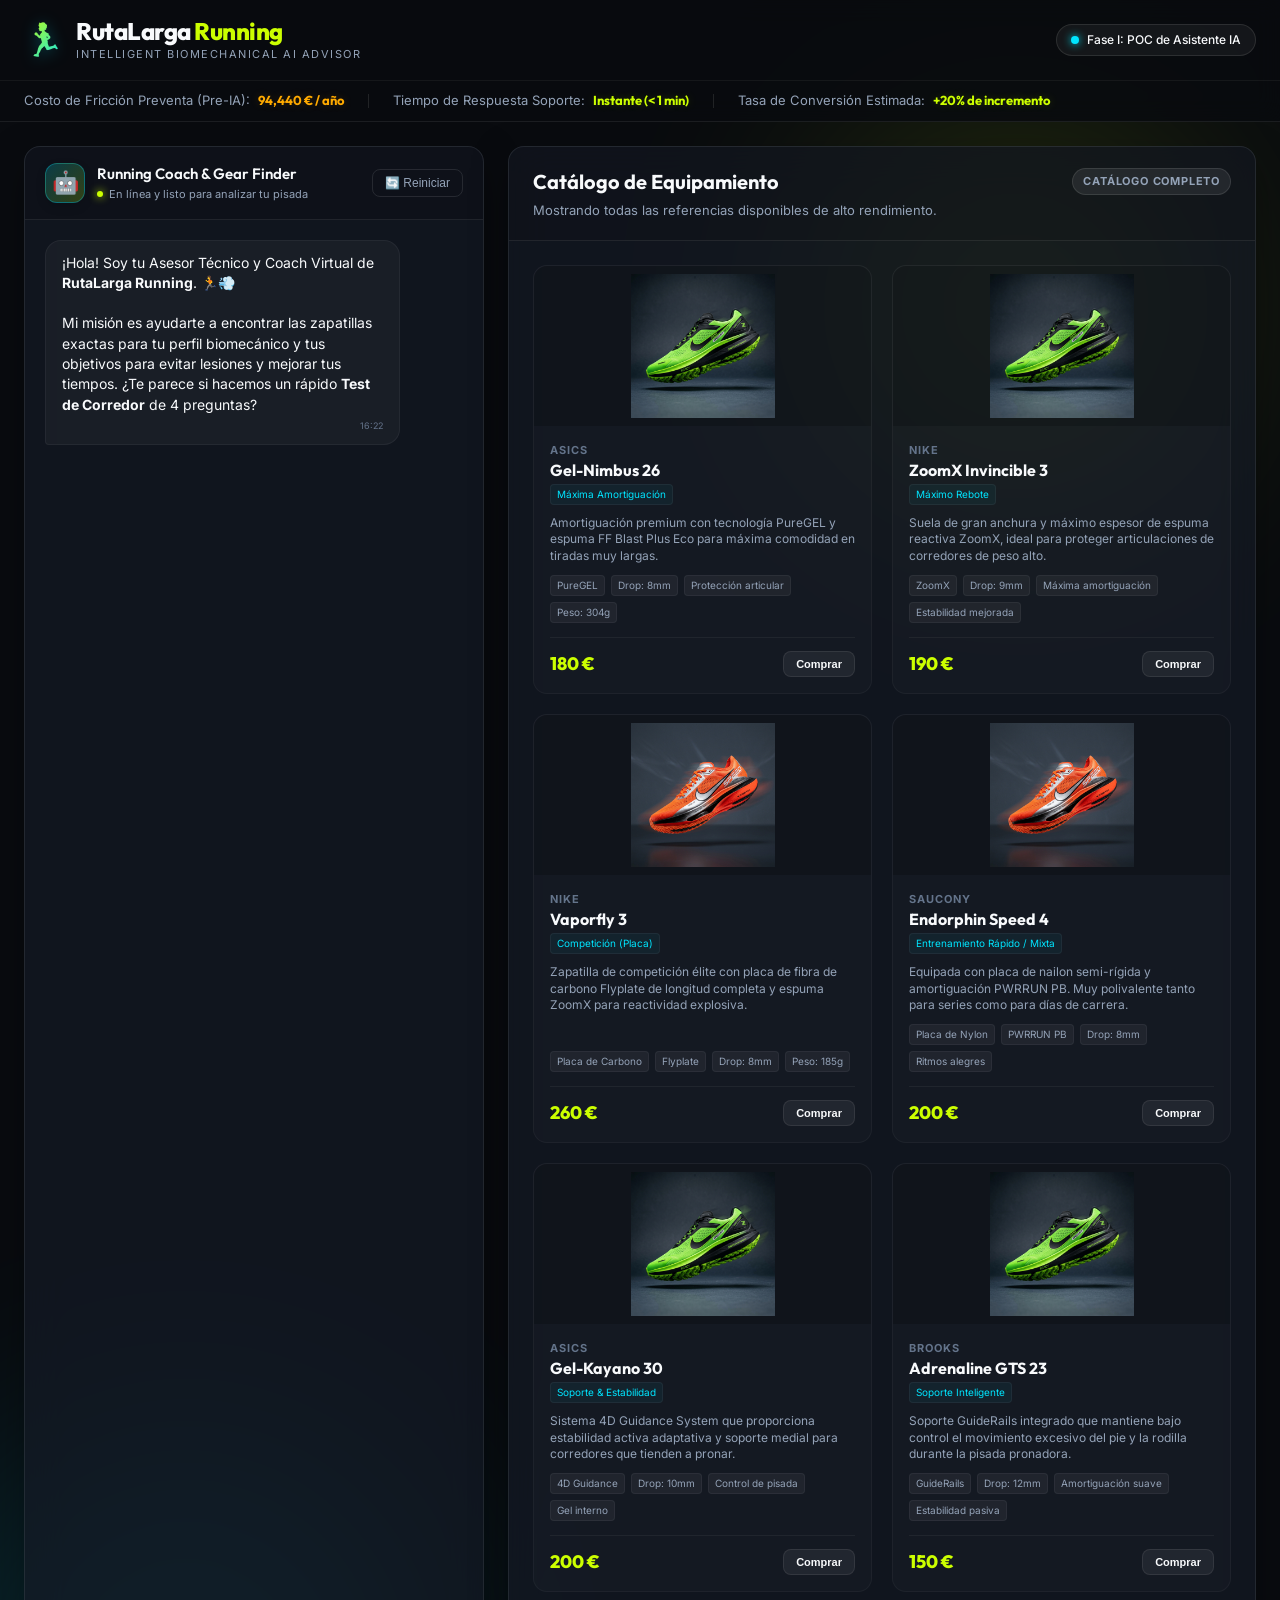
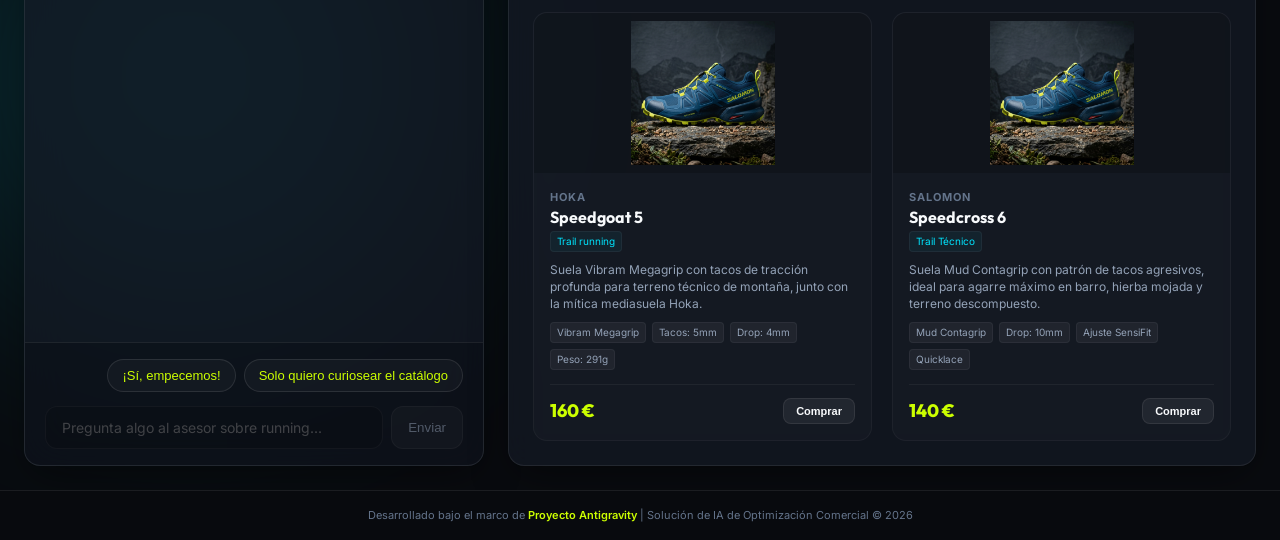
<file: index.html>
<!DOCTYPE html>
<html lang="es">
<head>
    <meta charset="UTF-8">
    <meta name="viewport" content="width=device-width, initial-scale=1.0">
    <title>RutaLarga Running - AI Gear Finder & Advisor</title>
    <!-- Google Fonts: Outfit & Inter -->
    <link rel="preconnect" href="https://fonts.googleapis.com">
    <link rel="preconnect" href="https://fonts.gstatic.com" crossorigin>
    <link href="https://fonts.googleapis.com/css2?family=Inter:wght@300;400;500;600;700&family=Outfit:wght@400;500;600;700;800&display=swap" rel="stylesheet">
    <link rel="stylesheet" href="style.css">
</head>
<body>
    <!-- Background glow elements for rich aesthetics -->
    <div class="glow-bg glow-1"></div>
    <div class="glow-bg glow-2"></div>

    <header class="app-header">
        <div class="header-main">
            <div class="logo-container">
                <div class="logo-icon">🏃</div>
                <div class="logo-text">
                    <h1>RutaLarga <span>Running</span></h1>
                    <p class="tagline">Intelligent Biomechanical AI Advisor</p>
                </div>
            </div>
            <div class="poc-badge">
                <span class="badge-dot"></span>
                <span>Fase I: POC de Asistente IA</span>
            </div>
        </div>
        
        <!-- Live cost and friction metrics bar for business context -->
        <div class="metrics-bar">
            <div class="metric-item">
                <span class="metric-label">Costo de Fricción Preventa (Pre-IA):</span>
                <span class="metric-value warning">94,440 € / año</span>
            </div>
            <div class="metric-item divider"></div>
            <div class="metric-item">
                <span class="metric-label">Tiempo de Respuesta Soporte:</span>
                <span class="metric-value success">Instante (&lt; 1 min)</span>
            </div>
            <div class="metric-item divider"></div>
            <div class="metric-item">
                <span class="metric-label">Tasa de Conversión Estimada:</span>
                <span class="metric-value success">+20% de incremento</span>
            </div>
        </div>
    </header>

    <main class="main-container">
        <!-- Chatbot Simulator Column -->
        <section class="chat-section">
            <div class="glass-card chat-card">
                <div class="card-header">
                    <div class="avatar-status">
                        <div class="avatar">🤖</div>
                        <div class="status-info">
                            <h3>Running Coach & Gear Finder</h3>
                            <p class="status-text"><span class="pulse-dot"></span>En línea y listo para analizar tu pisada</p>
                        </div>
                    </div>
                    <button id="reset-chat-btn" class="btn-icon" title="Reiniciar Test del Corredor">🔄 Reiniciar</button>
                </div>

                <!-- Chat history area -->
                <div id="chat-messages" class="chat-messages">
                    <!-- Message bubbles will be injected here by JS -->
                </div>

                <!-- Typring indicator -->
                <div id="typing-indicator" class="typing-indicator hidden">
                    <span></span><span></span><span></span>
                </div>

                <!-- Quick reply option buttons / User input -->
                <div class="chat-footer">
                    <div id="quick-replies" class="quick-replies-container">
                        <!-- Buttons will dynamically change based on current question step -->
                    </div>
                    <div class="manual-input-container">
                        <input type="text" id="chat-input" placeholder="Pregunta algo al asesor sobre running..." disabled>
                        <button id="chat-send-btn" class="send-btn" disabled>Enviar</button>
                    </div>
                </div>
            </div>
        </section>

        <!-- Dynamic Catalog & Recommendation Column -->
        <section class="catalog-section">
            <div class="glass-card catalog-card">
                <div class="catalog-header">
                    <div class="catalog-title-wrapper">
                        <h2>Catálogo de Equipamiento</h2>
                        <span id="catalog-badge" class="catalog-badge filter-all">Catálogo Completo</span>
                    </div>
                    <p id="catalog-summary-text" class="catalog-desc">Mostrando todas las referencias disponibles de alto rendimiento.</p>
                </div>

                <!-- Products Grid -->
                <div id="products-grid" class="products-grid">
                    <!-- Product cards will be injected here by JS -->
                </div>
            </div>
        </section>
    </main>

    <!-- Page Footer with Antigravity reference -->
    <footer class="app-footer">
        <p>Desarrollado bajo el marco de <span>Proyecto Antigravity</span> | Solución de IA de Optimización Comercial &copy; 2026</p>
    </footer>

    <!-- Lead Magnet Modal / Overlay (triggers after quiz finishes) -->
    <div id="lead-modal" class="modal-overlay hidden">
        <div class="glass-card modal-card animate-pop">
            <div class="modal-header">
                <span class="modal-icon">🎁</span>
                <h2>¡Tu Test de Corredor está Completo!</h2>
                <p>Descarga tu plan de entrenamiento técnico personalizado de 0 a 10K y desbloquea un descuento exclusivo.</p>
            </div>
            
            <div class="modal-body">
                <!-- User Profile Summary in Modal -->
                <div class="profile-pill-container" id="profile-summary-pills">
                    <!-- Pills injected here -->
                </div>

                <form id="lead-form" class="lead-form">
                    <div class="form-group">
                        <label for="lead-email">Correo Electrónico:</label>
                        <input type="email" id="lead-email" placeholder="ejemplo@correo.com" required>
                    </div>
                    <div class="form-group">
                        <label for="lead-phone">Número de WhatsApp (Opcional):</label>
                        <input type="tel" id="lead-phone" placeholder="+34 600 000 000">
                    </div>
                    <button type="submit" class="btn btn-primary btn-block">Descargar Plan de Entrenamiento + Obtener 15% Dto.</button>
                </form>

                <!-- Success Box (Hidden initially) -->
                <div id="lead-success-box" class="lead-success-box hidden">
                    <div class="success-banner">🎉 ¡Lead Capturado en Klaviyo!</div>
                    <p class="success-desc">Hemos registrado tu perfil en nuestro CRM para enviarte ofertas personalizadas según tus objetivos de carrera.</p>
                    
                    <div class="coupon-box">
                        <span class="coupon-label">TU CUPÓN DE BIENVENIDA:</span>
                        <div class="coupon-code-wrapper">
                            <span class="coupon-code" id="coupon-code">RUTALARGA15</span>
                            <button id="copy-coupon-btn" class="btn-copy">Copiar</button>
                        </div>
                        <p class="coupon-note">Úsalo en el checkout para obtener un 15% de descuento en tus zapatillas recomendadas.</p>
                    </div>

                    <div class="download-box">
                        <a id="download-plan-btn" href="#" class="btn btn-secondary btn-block" download>📥 Descargar Plan de Entrenamiento (PDF)</a>
                    </div>
                </div>
            </div>
            
            <button id="close-modal-btn" class="btn-close">Cerrar y ver catálogo recomendado</button>
        </div>
    </div>

    <!-- Notification Toast -->
    <div id="toast" class="toast hidden"></div>

    <script src="app.js"></script>
</body>
</html>
</file>
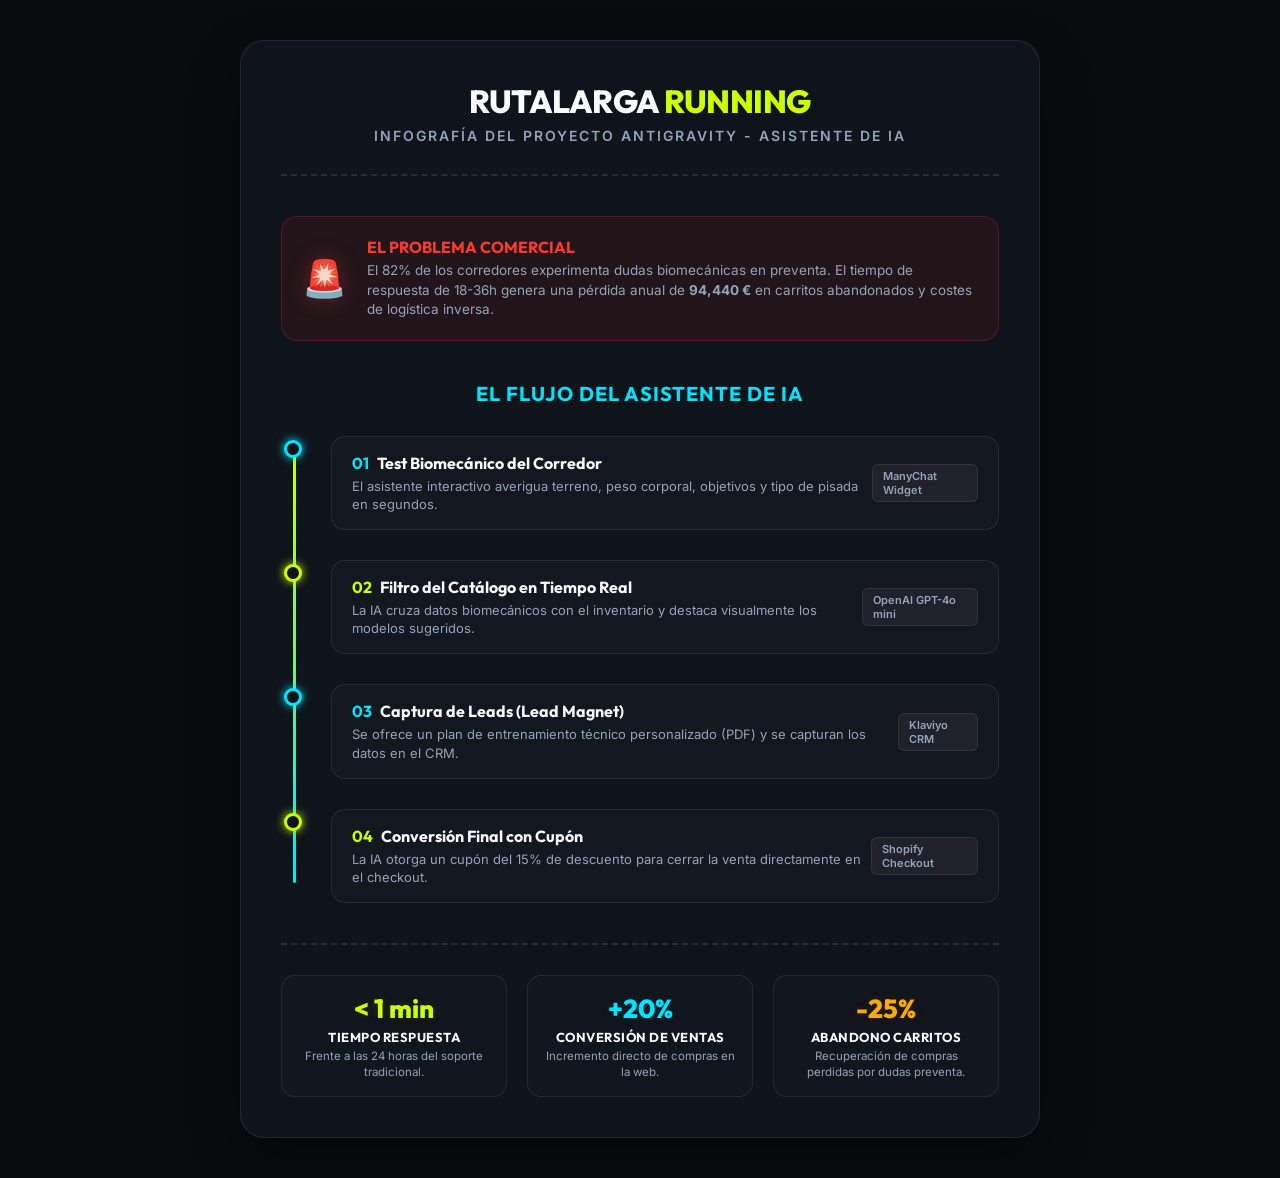
<file: infografia.html>
<!DOCTYPE html>
<html lang="es">
<head>
    <meta charset="UTF-8">
    <meta name="viewport" content="width=device-width, initial-scale=1.0">
    <title>Infografía del Proyecto - Asistente de IA (RutaLarga Running)</title>
    <link rel="preconnect" href="https://fonts.googleapis.com">
    <link rel="preconnect" href="https://fonts.gstatic.com" crossorigin>
    <link href="https://fonts.googleapis.com/css2?family=Inter:wght@400;500;600;700&family=Outfit:wght@600;700;800&display=swap" rel="stylesheet">
    <style>
        :root {
            --bg: #090b0f;
            --bg-card: #0f131a;
            --border: rgba(255, 255, 255, 0.08);
            --text-main: #f8fafc;
            --text-secondary: #94a3b8;
            --accent-lime: #ccff00;
            --accent-blue: #00e5ff;
            --accent-red: #ff3b30;
        }

        * {
            margin: 0;
            padding: 0;
            box-sizing: border-box;
        }

        body {
            background-color: var(--bg);
            color: var(--text-main);
            font-family: 'Inter', sans-serif;
            padding: 40px 20px;
            display: flex;
            justify-content: center;
            align-items: center;
            min-height: 100vh;
        }

        /* Infographic Container (Optimized for PDF Printing) */
        .infographic-container {
            width: 800px;
            background-color: var(--bg-card);
            border: 1px solid var(--border);
            border-radius: 24px;
            padding: 40px;
            box-shadow: 0 20px 50px rgba(0, 0, 0, 0.4);
            position: relative;
            overflow: hidden;
        }

        /* Top Title block */
        .header {
            text-align: center;
            margin-bottom: 40px;
            border-bottom: 2px dashed rgba(255, 255, 255, 0.1);
            padding-bottom: 30px;
        }

        .header h1 {
            font-family: 'Outfit', sans-serif;
            font-size: 32px;
            font-weight: 800;
            letter-spacing: -0.5px;
            color: var(--text-main);
            text-transform: uppercase;
        }

        .header h1 span {
            color: var(--accent-lime);
        }

        .header p {
            font-size: 14px;
            color: var(--text-secondary);
            margin-top: 6px;
            text-transform: uppercase;
            letter-spacing: 2px;
            font-weight: 600;
        }

        /* Business Frictions (Red Alert block) */
        .friction-block {
            background: rgba(255, 59, 48, 0.08);
            border: 1px solid rgba(255, 59, 48, 0.2);
            border-radius: 16px;
            padding: 20px;
            margin-bottom: 40px;
            display: flex;
            align-items: center;
            gap: 20px;
        }

        .friction-icon {
            font-size: 36px;
            filter: drop-shadow(0 0 10px rgba(255, 59, 48, 0.3));
        }

        .friction-info h3 {
            font-family: 'Outfit', sans-serif;
            font-size: 16px;
            color: #ff3b30;
            font-weight: 700;
            text-transform: uppercase;
        }

        .friction-info p {
            font-size: 13.5px;
            color: var(--text-secondary);
            margin-top: 4px;
            line-height: 1.45;
        }

        /* Central Timeline Process */
        .process-title {
            font-family: 'Outfit', sans-serif;
            font-size: 20px;
            text-align: center;
            margin-bottom: 30px;
            text-transform: uppercase;
            letter-spacing: 1px;
            color: var(--accent-blue);
        }

        .timeline {
            position: relative;
            margin-bottom: 40px;
            padding-left: 30px;
        }

        .timeline-line {
            position: absolute;
            left: 12px;
            top: 20px;
            bottom: 20px;
            width: 3px;
            background: linear-gradient(to bottom, var(--accent-lime), var(--accent-blue));
            border-radius: 10px;
        }

        .step-item {
            position: relative;
            margin-bottom: 30px;
            padding-left: 20px;
        }
        .step-item:last-child {
            margin-bottom: 0;
        }

        .step-circle {
            position: absolute;
            left: -27px;
            top: 4px;
            width: 18px;
            height: 18px;
            border-radius: 50%;
            background-color: var(--bg-card);
            border: 3px solid var(--accent-lime);
            box-shadow: 0 0 10px var(--accent-lime);
            z-index: 2;
        }

        .step-item:nth-child(even) .step-circle {
            border-color: var(--accent-blue);
            box-shadow: 0 0 10px var(--accent-blue);
        }

        .step-card {
            background-color: rgba(255, 255, 255, 0.02);
            border: 1px solid var(--border);
            border-radius: 14px;
            padding: 16px 20px;
            display: flex;
            justify-content: space-between;
            align-items: center;
            transition: border-color 0.2s;
        }
        .step-card:hover {
            border-color: rgba(0, 229, 255, 0.2);
        }

        .step-text h4 {
            font-family: 'Outfit', sans-serif;
            font-size: 16px;
            font-weight: 700;
        }
        .step-text h4 span {
            color: var(--accent-lime);
            margin-right: 8px;
        }
        .step-item:nth-child(even) .step-text h4 span {
            color: var(--accent-blue);
        }

        .step-text p {
            font-size: 13px;
            color: var(--text-secondary);
            margin-top: 4px;
            line-height: 1.4;
        }

        .step-badge {
            background: rgba(255, 255, 255, 0.05);
            border: 1px solid rgba(255, 255, 255, 0.08);
            border-radius: 6px;
            padding: 4px 10px;
            font-size: 11px;
            font-weight: 600;
            color: var(--text-secondary);
        }

        /* Bottom Key Metrics Block */
        .metrics-grid {
            display: grid;
            grid-template-columns: repeat(3, 1fr);
            gap: 20px;
            border-top: 2px dashed rgba(255, 255, 255, 0.1);
            padding-top: 30px;
        }

        .metric-card {
            background-color: rgba(255, 255, 255, 0.01);
            border: 1px solid var(--border);
            border-radius: 14px;
            padding: 16px;
            text-align: center;
        }

        .metric-card .num {
            font-family: 'Outfit', sans-serif;
            font-size: 26px;
            font-weight: 800;
            color: var(--accent-lime);
            text-shadow: 0 0 10px rgba(204, 255, 0, 0.1);
        }

        .metric-card:nth-child(2) .num {
            color: var(--accent-blue);
            text-shadow: 0 0 10px rgba(0, 229, 255, 0.1);
        }

        .metric-card:nth-child(3) .num {
            color: #ffaa00;
            text-shadow: 0 0 10px rgba(255, 170, 0, 0.1);
        }

        .metric-card h5 {
            font-family: 'Outfit', sans-serif;
            font-size: 13px;
            text-transform: uppercase;
            font-weight: 700;
            margin-top: 4px;
            letter-spacing: 0.5px;
        }

        .metric-card p {
            font-size: 11.5px;
            color: var(--text-secondary);
            margin-top: 4px;
            line-height: 1.35;
        }

        /* Print optimization */
        @media print {
            body {
                background: #ffffff;
                color: #000000;
                padding: 0;
            }
            .infographic-container {
                width: 100%;
                box-shadow: none;
                border: none;
                background: #ffffff;
                color: #000000;
                padding: 0;
            }
            .step-card, .metric-card {
                background: #f9f9f9 !important;
                border: 1px solid #e0e0e0 !important;
                color: #000000 !important;
            }
            .step-text h4, .header h1, .process-title {
                color: #003366 !important;
            }
            .step-text p, .metric-card p, .friction-info p {
                color: #555555 !important;
            }
            .friction-block {
                background: #fff0f0 !important;
                border: 1px solid #ffa0a0 !important;
            }
            .step-circle {
                background: #ffffff !important;
            }
            .timeline-line {
                background: #003366 !important;
            }
        }
    </style>
</head>
<body>

    <div class="infographic-container">
        <!-- Header -->
        <header class="header">
            <h1>RutaLarga <span>Running</span></h1>
            <p>Infografía del Proyecto Antigravity - Asistente de IA</p>
        </header>

        <!-- Friction section -->
        <div class="friction-block">
            <div class="friction-icon">🚨</div>
            <div class="friction-info">
                <h3>El Problema Comercial</h3>
                <p>El 82% de los corredores experimenta dudas biomecánicas en preventa. El tiempo de respuesta de 18-36h genera una pérdida anual de <b>94,440 €</b> en carritos abandonados y costes de logística inversa.</p>
            </div>
        </div>

        <!-- 4 Steps Process -->
        <h3 class="process-title">El Flujo del Asistente de IA</h3>
        
        <div class="timeline">
            <div class="timeline-line"></div>
            
            <!-- Step 1 -->
            <div class="step-item">
                <div class="step-circle"></div>
                <div class="step-card">
                    <div class="step-text">
                        <h4><span>01</span>Test Biomecánico del Corredor</h4>
                        <p>El asistente interactivo averigua terreno, peso corporal, objetivos y tipo de pisada en segundos.</p>
                    </div>
                    <span class="step-badge">ManyChat Widget</span>
                </div>
            </div>

            <!-- Step 2 -->
            <div class="step-item">
                <div class="step-circle"></div>
                <div class="step-card">
                    <div class="step-text">
                        <h4><span>02</span>Filtro del Catálogo en Tiempo Real</h4>
                        <p>La IA cruza datos biomecánicos con el inventario y destaca visualmente los modelos sugeridos.</p>
                    </div>
                    <span class="step-badge">OpenAI GPT-4o mini</span>
                </div>
            </div>

            <!-- Step 3 -->
            <div class="step-item">
                <div class="step-circle"></div>
                <div class="step-card">
                    <div class="step-text">
                        <h4><span>03</span>Captura de Leads (Lead Magnet)</h4>
                        <p>Se ofrece un plan de entrenamiento técnico personalizado (PDF) y se capturan los datos en el CRM.</p>
                    </div>
                    <span class="step-badge">Klaviyo CRM</span>
                </div>
            </div>

            <!-- Step 4 -->
            <div class="step-item">
                <div class="step-circle"></div>
                <div class="step-card">
                    <div class="step-text">
                        <h4><span>04</span>Conversión Final con Cupón</h4>
                        <p>La IA otorga un cupón del 15% de descuento para cerrar la venta directamente en el checkout.</p>
                    </div>
                    <span class="step-badge">Shopify Checkout</span>
                </div>
            </div>
        </div>

        <!-- Bottom Stats -->
        <div class="metrics-grid">
            <div class="metric-card">
                <div class="num">&lt; 1 min</div>
                <h5>Tiempo Respuesta</h5>
                <p>Frente a las 24 horas del soporte tradicional.</p>
            </div>
            <div class="metric-card">
                <div class="num">+20%</div>
                <h5>Conversión de Ventas</h5>
                <p>Incremento directo de compras en la web.</p>
            </div>
            <div class="metric-card">
                <div class="num">-25%</div>
                <h5>Abandono Carritos</h5>
                <p>Recuperación de compras perdidas por dudas preventa.</p>
            </div>
        </div>
    </div>

</body>
</html>
</file>
<file: style.css>
/* ==========================================================================
   DESIGN SYSTEM & VARIABLES
   ========================================================================== */
:root {
    /* Colors */
    --bg-darker: #090b0f;
    --bg-dark: #0f131a;
    --bg-card: rgba(20, 26, 38, 0.7);
    --border-card: rgba(255, 255, 255, 0.08);
    
    --text-primary: #f8fafc;
    --text-secondary: #94a3b8;
    --text-muted: #64748b;
    
    /* Athletic Accents */
    --accent-lime: #ccff00;      /* Volt / Neon Lime */
    --accent-lime-rgb: 204, 255, 0;
    --accent-blue: #00e5ff;      /* Electric Blue */
    --accent-blue-rgb: 0, 229, 255;
    --accent-red: #ff3b30;       /* Warning Red */
    
    /* Fonts */
    --font-heading: 'Outfit', sans-serif;
    --font-body: 'Inter', sans-serif;
    
    /* Transitions */
    --transition-fast: 0.15s ease;
    --transition-normal: 0.25s cubic-bezier(0.4, 0, 0.2, 1);
    
    /* Shadows */
    --shadow-premium: 0 12px 40px -8px rgba(0, 0, 0, 0.5);
    --shadow-glow-lime: 0 0 15px rgba(204, 255, 0, 0.25);
    --shadow-glow-blue: 0 0 15px rgba(0, 229, 255, 0.25);
}

/* ==========================================================================
   BASE STYLES & RESET
   ========================================================================== */
* {
    margin: 0;
    padding: 0;
    box-sizing: border-box;
}

body {
    background-color: var(--bg-darker);
    color: var(--text-primary);
    font-family: var(--font-body);
    min-height: 100vh;
    display: flex;
    flex-direction: column;
    overflow-x: hidden;
    position: relative;
    line-height: 1.5;
}

/* Glow Background Effects */
.glow-bg {
    position: absolute;
    border-radius: 50%;
    filter: blur(120px);
    z-index: -1;
    opacity: 0.15;
    pointer-events: none;
}
.glow-1 {
    width: 400px;
    height: 400px;
    background-color: var(--accent-lime);
    top: 5%;
    right: 5%;
}
.glow-2 {
    width: 500px;
    height: 500px;
    background-color: var(--accent-blue);
    bottom: 10%;
    left: -5%;
}

/* ==========================================================================
   APP HEADER
   ========================================================================== */
.app-header {
    background-color: rgba(9, 11, 15, 0.85);
    backdrop-filter: blur(12px);
    border-bottom: 1px solid var(--border-card);
    position: sticky;
    top: 0;
    z-index: 100;
}

.header-main {
    max-width: 1400px;
    margin: 0 auto;
    padding: 16px 24px;
    display: flex;
    justify-content: space-between;
    align-items: center;
}

.logo-container {
    display: flex;
    align-items: center;
    gap: 12px;
}

.logo-icon {
    font-size: 32px;
    background: linear-gradient(135deg, var(--accent-lime), var(--accent-blue));
    -webkit-background-clip: text;
    -webkit-text-fill-color: transparent;
    filter: drop-shadow(0 2px 8px rgba(0, 229, 255, 0.3));
}

.logo-text h1 {
    font-family: var(--font-heading);
    font-size: 24px;
    font-weight: 800;
    letter-spacing: -0.5px;
    line-height: 1.1;
}

.logo-text h1 span {
    color: var(--accent-lime);
}

.logo-text .tagline {
    font-size: 11px;
    color: var(--text-secondary);
    text-transform: uppercase;
    letter-spacing: 1.5px;
    margin-top: 2px;
}

.poc-badge {
    background: rgba(255, 255, 255, 0.05);
    border: 1px solid rgba(255, 255, 255, 0.1);
    border-radius: 50px;
    padding: 6px 14px;
    font-size: 12px;
    font-weight: 500;
    display: flex;
    align-items: center;
    gap: 8px;
}

.badge-dot {
    width: 8px;
    height: 8px;
    border-radius: 50%;
    background-color: var(--accent-blue);
    box-shadow: 0 0 8px var(--accent-blue);
}

/* Metrics Dashboard Bar */
.metrics-bar {
    max-width: 1400px;
    margin: 0 auto;
    padding: 10px 24px;
    border-top: 1px solid rgba(255, 255, 255, 0.05);
    display: flex;
    align-items: center;
    gap: 24px;
    overflow-x: auto;
    scrollbar-width: none;
}
.metrics-bar::-webkit-scrollbar {
    display: none;
}

.metric-item {
    display: flex;
    align-items: center;
    gap: 8px;
    white-space: nowrap;
    font-size: 13px;
}

.metric-item.divider {
    height: 14px;
    width: 1px;
    background-color: rgba(255, 255, 255, 0.1);
}

.metric-label {
    color: var(--text-secondary);
}

.metric-value {
    font-weight: 700;
    font-family: var(--font-heading);
}

.metric-value.warning {
    color: #ffaa00;
    text-shadow: 0 0 10px rgba(255, 170, 0, 0.2);
}

.metric-value.success {
    color: var(--accent-lime);
    text-shadow: 0 0 10px rgba(204, 255, 0, 0.2);
}

/* ==========================================================================
   LAYOUT STRUCTURE
   ========================================================================== */
.main-container {
    flex: 1;
    max-width: 1400px;
    width: 100%;
    margin: 0 auto;
    padding: 24px;
    display: grid;
    grid-template-columns: 460px 1fr;
    gap: 24px;
    height: calc(100vh - 122px);
    overflow: hidden;
}

@media (max-width: 1100px) {
    .main-container {
        grid-template-columns: 1fr;
        height: auto;
        overflow: visible;
    }
}

/* ==========================================================================
   GLASSMOPHISM CARDS
   ========================================================================== */
.glass-card {
    background: var(--bg-card);
    border: 1px solid var(--border-card);
    border-radius: 16px;
    backdrop-filter: blur(20px);
    -webkit-backdrop-filter: blur(20px);
    box-shadow: var(--shadow-premium);
    display: flex;
    flex-direction: column;
    overflow: hidden;
}

/* ==========================================================================
   CHAT SYSTEM
   ========================================================================== */
.chat-card {
    height: 100%;
}

.chat-card .card-header {
    padding: 16px 20px;
    border-bottom: 1px solid var(--border-card);
    display: flex;
    justify-content: space-between;
    align-items: center;
    background: rgba(0, 0, 0, 0.15);
}

.avatar-status {
    display: flex;
    align-items: center;
    gap: 12px;
}

.avatar {
    width: 40px;
    height: 40px;
    border-radius: 12px;
    background: linear-gradient(135deg, rgba(0, 229, 255, 0.2), rgba(204, 255, 0, 0.2));
    border: 1px solid rgba(0, 229, 255, 0.3);
    display: flex;
    align-items: center;
    justify-content: center;
    font-size: 22px;
    box-shadow: 0 4px 10px rgba(0, 0, 0, 0.15);
}

.status-info h3 {
    font-family: var(--font-heading);
    font-size: 15px;
    font-weight: 600;
}

.status-text {
    font-size: 11px;
    color: var(--text-secondary);
    display: flex;
    align-items: center;
    gap: 6px;
}

.pulse-dot {
    width: 6px;
    height: 6px;
    border-radius: 50%;
    background-color: var(--accent-lime);
    box-shadow: 0 0 8px var(--accent-lime);
    animation: pulse 2s infinite;
}

@keyframes pulse {
    0% { transform: scale(0.95); box-shadow: 0 0 0 0 rgba(204, 255, 0, 0.7); }
    70% { transform: scale(1); box-shadow: 0 0 0 8px rgba(204, 255, 0, 0); }
    100% { transform: scale(0.95); box-shadow: 0 0 0 0 rgba(204, 255, 0, 0); }
}

.chat-messages {
    flex: 1;
    overflow-y: auto;
    padding: 20px;
    display: flex;
    flex-direction: column;
    gap: 16px;
    scrollbar-width: thin;
    scrollbar-color: rgba(255, 255, 255, 0.1) transparent;
}
.chat-messages::-webkit-scrollbar {
    width: 6px;
}
.chat-messages::-webkit-scrollbar-thumb {
    background-color: rgba(255, 255, 255, 0.1);
    border-radius: 10px;
}

/* Bubble Styling */
.msg-bubble {
    max-width: 85%;
    padding: 12px 16px;
    border-radius: 16px;
    font-size: 14px;
    line-height: 1.45;
    position: relative;
    animation: slideUp 0.3s cubic-bezier(0.16, 1, 0.3, 1) forwards;
}

.msg-bot {
    align-self: flex-start;
    background-color: rgba(255, 255, 255, 0.04);
    border: 1px solid rgba(255, 255, 255, 0.05);
    border-bottom-left-radius: 4px;
    color: var(--text-primary);
}

.msg-user {
    align-self: flex-end;
    background: linear-gradient(135deg, var(--accent-blue), #0099ff);
    color: #ffffff;
    border-bottom-right-radius: 4px;
    box-shadow: 0 4px 15px rgba(0, 229, 255, 0.15);
}

.msg-timestamp {
    display: block;
    font-size: 9px;
    color: var(--text-muted);
    margin-top: 4px;
    text-align: right;
}
.msg-user .msg-timestamp {
    color: rgba(255, 255, 255, 0.7);
}

@keyframes slideUp {
    from { opacity: 0; transform: translateY(12px); }
    to { opacity: 1; transform: translateY(0); }
}

/* Typing Indicator Animation */
.typing-indicator {
    align-self: flex-start;
    background-color: rgba(255, 255, 255, 0.04);
    border: 1px solid rgba(255, 255, 255, 0.05);
    padding: 12px 18px;
    border-radius: 16px;
    border-bottom-left-radius: 4px;
    margin-left: 20px;
    margin-bottom: 16px;
    display: flex;
    gap: 4px;
}
.typing-indicator.hidden {
    display: none !important;
}
.typing-indicator span {
    width: 6px;
    height: 6px;
    background-color: var(--accent-lime);
    border-radius: 50%;
    animation: typing 1.4s infinite ease-in-out both;
}
.typing-indicator span:nth-child(1) { animation-delay: -0.32s; }
.typing-indicator span:nth-child(2) { animation-delay: -0.16s; }

@keyframes typing {
    0%, 80%, 100% { transform: scale(0); opacity: 0.3; }
    40% { transform: scale(1); opacity: 1; }
}

/* Footer & Controls */
.chat-footer {
    padding: 16px 20px;
    border-top: 1px solid var(--border-card);
    background: rgba(0, 0, 0, 0.2);
}

.quick-replies-container {
    display: flex;
    flex-wrap: wrap;
    gap: 8px;
    margin-bottom: 14px;
    justify-content: flex-end;
}

.manual-input-container {
    display: flex;
    gap: 8px;
}

.manual-input-container input {
    flex: 1;
    background-color: rgba(0, 0, 0, 0.25);
    border: 1px solid var(--border-card);
    border-radius: 12px;
    padding: 12px 16px;
    color: var(--text-primary);
    font-family: var(--font-body);
    font-size: 14px;
    transition: all var(--transition-fast);
}
.manual-input-container input:focus {
    outline: none;
    border-color: rgba(0, 229, 255, 0.5);
    box-shadow: 0 0 10px rgba(0, 229, 255, 0.1);
}
.manual-input-container input:disabled {
    opacity: 0.5;
    cursor: not-allowed;
}

/* Buttons */
.btn {
    display: inline-flex;
    align-items: center;
    justify-content: center;
    gap: 8px;
    border-radius: 12px;
    font-weight: 600;
    font-family: var(--font-heading);
    padding: 12px 20px;
    cursor: pointer;
    transition: all var(--transition-normal);
    border: none;
}

.btn-primary {
    background-color: var(--accent-lime);
    color: var(--bg-darker);
    box-shadow: var(--shadow-glow-lime);
}
.btn-primary:hover {
    transform: translateY(-2px);
    box-shadow: 0 0 20px rgba(204, 255, 0, 0.45);
}

.btn-secondary {
    background-color: rgba(255, 255, 255, 0.08);
    color: var(--text-primary);
    border: 1px solid rgba(255, 255, 255, 0.12);
}
.btn-secondary:hover {
    background-color: rgba(255, 255, 255, 0.15);
    transform: translateY(-2px);
}

.btn-icon {
    background: transparent;
    border: 1px solid rgba(255, 255, 255, 0.1);
    color: var(--text-secondary);
    font-size: 12px;
    padding: 6px 12px;
    border-radius: 8px;
    cursor: pointer;
    transition: all var(--transition-fast);
}
.btn-icon:hover {
    border-color: var(--accent-lime);
    color: var(--accent-lime);
}

.btn-quick-reply {
    background-color: rgba(255, 255, 255, 0.03);
    border: 1px solid rgba(255, 255, 255, 0.1);
    color: var(--accent-lime);
    font-size: 13px;
    padding: 8px 14px;
    border-radius: 30px;
    cursor: pointer;
    transition: all var(--transition-fast);
}
.btn-quick-reply:hover {
    background-color: var(--accent-lime);
    color: var(--bg-darker);
    border-color: var(--accent-lime);
    transform: scale(1.03);
    box-shadow: 0 4px 10px rgba(204, 255, 0, 0.15);
}

.send-btn {
    background-color: rgba(255, 255, 255, 0.05);
    color: var(--text-secondary);
    border: 1px solid var(--border-card);
    border-radius: 12px;
    padding: 0 16px;
    cursor: pointer;
    transition: all var(--transition-fast);
}
.send-btn:hover:not(:disabled) {
    background-color: var(--accent-blue);
    color: var(--bg-darker);
    border-color: var(--accent-blue);
}
.send-btn:disabled {
    opacity: 0.5;
    cursor: not-allowed;
}

.btn-block {
    display: flex;
    width: 100%;
}

/* ==========================================================================
   DYNAMIC PRODUCT CATALOG
   ========================================================================== */
.catalog-card {
    height: 100%;
}

.catalog-header {
    padding: 20px 24px;
    border-bottom: 1px solid var(--border-card);
    background: rgba(0, 0, 0, 0.1);
}

.catalog-title-wrapper {
    display: flex;
    align-items: center;
    justify-content: space-between;
    gap: 16px;
}

.catalog-title-wrapper h2 {
    font-family: var(--font-heading);
    font-size: 20px;
    font-weight: 700;
}

.catalog-badge {
    font-size: 11px;
    font-weight: 700;
    text-transform: uppercase;
    letter-spacing: 0.8px;
    padding: 4px 10px;
    border-radius: 50px;
}
.catalog-badge.filter-all {
    background-color: rgba(255, 255, 255, 0.08);
    border: 1px solid rgba(255, 255, 255, 0.1);
    color: var(--text-secondary);
}
.catalog-badge.filter-active {
    background-color: rgba(204, 255, 0, 0.15);
    border: 1px solid var(--accent-lime);
    color: var(--accent-lime);
    animation: flashGlow 2s infinite alternate;
}

@keyframes flashGlow {
    from { box-shadow: 0 0 5px rgba(204, 255, 0, 0.1); }
    to { box-shadow: 0 0 15px rgba(204, 255, 0, 0.4); }
}

.catalog-desc {
    font-size: 13px;
    color: var(--text-secondary);
    margin-top: 4px;
}

/* Product Grid container */
.products-grid {
    flex: 1;
    overflow-y: auto;
    padding: 24px;
    display: grid;
    grid-template-columns: repeat(auto-fill, minmax(250px, 1fr));
    gap: 20px;
    scrollbar-width: thin;
    scrollbar-color: rgba(255, 255, 255, 0.1) transparent;
}
.products-grid::-webkit-scrollbar {
    width: 6px;
}
.products-grid::-webkit-scrollbar-thumb {
    background-color: rgba(255, 255, 255, 0.1);
    border-radius: 10px;
}

/* Product Card */
.product-card {
    background-color: rgba(255, 255, 255, 0.02);
    border: 1px solid rgba(255, 255, 255, 0.04);
    border-radius: 14px;
    overflow: hidden;
    display: flex;
    flex-direction: column;
    transition: all var(--transition-normal);
}

.product-card:hover {
    transform: translateY(-4px);
    border-color: rgba(0, 229, 255, 0.3);
    background-color: rgba(255, 255, 255, 0.04);
    box-shadow: 0 8px 25px rgba(0, 0, 0, 0.25);
}

/* Highlight matching shoes */
.product-card.matching {
    border-color: rgba(204, 255, 0, 0.4);
    background-color: rgba(204, 255, 0, 0.02);
    box-shadow: 0 0 20px rgba(204, 255, 0, 0.05);
    animation: highlightEntry 0.5s ease-out;
}

@keyframes highlightEntry {
    0% { transform: scale(0.96); opacity: 0.7; }
    100% { transform: scale(1); opacity: 1; }
}

.product-image-container {
    height: 160px;
    position: relative;
    background-color: rgba(0, 0, 0, 0.2);
    overflow: hidden;
    display: flex;
    align-items: center;
    justify-content: center;
}

.product-image-container img {
    max-width: 90%;
    max-height: 90%;
    object-fit: contain;
    transition: transform var(--transition-normal);
}

.product-card:hover .product-image-container img {
    transform: scale(1.08) rotate(-4deg);
}

/* Ribbons and Badges on card image */
.matching-ribbon {
    position: absolute;
    top: 10px;
    left: 10px;
    background-color: var(--accent-lime);
    color: var(--bg-darker);
    font-size: 10px;
    font-weight: 800;
    padding: 3px 8px;
    border-radius: 4px;
    text-transform: uppercase;
    letter-spacing: 0.5px;
    box-shadow: 0 2px 5px rgba(0, 0, 0, 0.2);
}

.product-details {
    padding: 16px;
    display: flex;
    flex-direction: column;
    flex: 1;
}

.product-brand {
    font-size: 11px;
    color: var(--text-muted);
    text-transform: uppercase;
    font-weight: 700;
    letter-spacing: 1px;
}

.product-name {
    font-family: var(--font-heading);
    font-size: 16px;
    font-weight: 700;
    margin-top: 2px;
    line-height: 1.2;
    color: var(--text-primary);
}

.product-specs {
    display: flex;
    flex-wrap: wrap;
    gap: 6px;
    margin-top: 10px;
}

.spec-pill {
    font-size: 10px;
    background-color: rgba(255, 255, 255, 0.05);
    border: 1px solid rgba(255, 255, 255, 0.05);
    border-radius: 4px;
    padding: 2px 6px;
    color: var(--text-secondary);
}

.spec-pill.match {
    background-color: rgba(0, 229, 255, 0.1);
    border-color: rgba(0, 229, 255, 0.2);
    color: var(--accent-blue);
}

.product-desc {
    font-size: 12px;
    color: var(--text-secondary);
    margin-top: 10px;
    line-height: 1.4;
    flex: 1;
}

.product-footer {
    display: flex;
    justify-content: space-between;
    align-items: center;
    margin-top: 14px;
    padding-top: 12px;
    border-top: 1px solid rgba(255, 255, 255, 0.05);
}

.product-price {
    font-family: var(--font-heading);
    font-size: 18px;
    font-weight: 800;
    color: var(--accent-lime);
}

.btn-buy-now {
    background-color: rgba(255, 255, 255, 0.06);
    border: 1px solid rgba(255, 255, 255, 0.08);
    color: var(--text-primary);
    font-size: 11px;
    font-weight: 700;
    padding: 6px 12px;
    border-radius: 8px;
    cursor: pointer;
    transition: all var(--transition-fast);
}

.btn-buy-now:hover {
    background-color: var(--accent-blue);
    color: var(--bg-darker);
    border-color: var(--accent-blue);
    box-shadow: 0 0 10px rgba(0, 229, 255, 0.2);
}

/* ==========================================================================
   MODAL / OVERLAY (LEAD CAPTURE)
   ========================================================================== */
.modal-overlay {
    position: fixed;
    top: 0;
    left: 0;
    right: 0;
    bottom: 0;
    background-color: rgba(9, 11, 15, 0.85);
    backdrop-filter: blur(8px);
    display: flex;
    align-items: center;
    justify-content: center;
    z-index: 1000;
    padding: 20px;
    transition: opacity var(--transition-normal);
}

.modal-overlay.hidden {
    opacity: 0;
    pointer-events: none;
    display: none !important;
}

.modal-card {
    max-width: 500px;
    width: 100%;
    padding: 28px;
    background: rgba(24, 31, 46, 0.9);
    border: 1px solid rgba(255, 255, 255, 0.12);
    box-shadow: 0 20px 50px rgba(0, 0, 0, 0.6);
}

.animate-pop {
    animation: popIn 0.35s cubic-bezier(0.34, 1.56, 0.64, 1);
}

@keyframes popIn {
    0% { transform: scale(0.9) translateY(20px); opacity: 0; }
    100% { transform: scale(1) translateY(0); opacity: 1; }
}

.modal-header {
    text-align: center;
    margin-bottom: 20px;
}

.modal-icon {
    font-size: 40px;
    margin-bottom: 8px;
    display: inline-block;
    filter: drop-shadow(0 2px 10px rgba(204, 255, 0, 0.3));
}

.modal-header h2 {
    font-family: var(--font-heading);
    font-size: 22px;
    font-weight: 800;
    color: var(--text-primary);
}

.modal-header p {
    font-size: 13px;
    color: var(--text-secondary);
    margin-top: 6px;
}

.profile-pill-container {
    display: flex;
    flex-wrap: wrap;
    gap: 6px;
    justify-content: center;
    margin-bottom: 20px;
}

.profile-pill {
    font-size: 11px;
    background-color: rgba(255, 255, 255, 0.05);
    border: 1px solid rgba(255, 255, 255, 0.08);
    border-radius: 50px;
    padding: 4px 12px;
    color: var(--accent-lime);
}

/* Form inputs inside modal */
.lead-form {
    display: flex;
    flex-direction: column;
    gap: 16px;
}

.form-group {
    display: flex;
    flex-direction: column;
    gap: 6px;
}

.form-group label {
    font-size: 12px;
    font-weight: 600;
    color: var(--text-secondary);
}

.form-group input {
    background-color: rgba(0, 0, 0, 0.3);
    border: 1px solid rgba(255, 255, 255, 0.1);
    border-radius: 10px;
    padding: 10px 14px;
    color: var(--text-primary);
    font-size: 14px;
    transition: all var(--transition-fast);
}
.form-group input:focus {
    outline: none;
    border-color: var(--accent-lime);
    box-shadow: 0 0 10px rgba(204, 255, 0, 0.15);
}

/* Success details box */
.lead-success-box {
    background-color: rgba(0, 229, 255, 0.04);
    border: 1px solid rgba(0, 229, 255, 0.15);
    border-radius: 12px;
    padding: 18px;
    margin-top: 10px;
    animation: fadeIn 0.4s ease-out forwards;
}

@keyframes fadeIn {
    from { opacity: 0; }
    to { opacity: 1; }
}

.success-banner {
    color: var(--accent-blue);
    font-weight: 700;
    font-size: 14px;
    margin-bottom: 4px;
    text-transform: uppercase;
    letter-spacing: 0.5px;
}

.success-desc {
    font-size: 12px;
    color: var(--text-secondary);
    line-height: 1.4;
}

.coupon-box {
    background-color: rgba(9, 11, 15, 0.6);
    border: 1px dashed rgba(0, 229, 255, 0.3);
    border-radius: 8px;
    padding: 12px;
    margin-top: 14px;
    text-align: center;
}

.coupon-label {
    font-size: 9px;
    color: var(--text-muted);
    font-weight: 700;
    letter-spacing: 1px;
}

.coupon-code-wrapper {
    display: flex;
    align-items: center;
    justify-content: center;
    gap: 12px;
    margin-top: 4px;
}

.coupon-code {
    font-family: var(--font-heading);
    font-size: 20px;
    font-weight: 800;
    color: var(--accent-lime);
    letter-spacing: 1.5px;
}

.btn-copy {
    background-color: rgba(204, 255, 0, 0.1);
    border: 1px solid var(--accent-lime);
    color: var(--accent-lime);
    font-size: 10px;
    font-weight: 700;
    padding: 2px 8px;
    border-radius: 4px;
    cursor: pointer;
    transition: all var(--transition-fast);
}
.btn-copy:hover {
    background-color: var(--accent-lime);
    color: var(--bg-darker);
}

.coupon-note {
    font-size: 10px;
    color: var(--text-muted);
    margin-top: 6px;
}

.download-box {
    margin-top: 14px;
}

.btn-close {
    background: transparent;
    border: none;
    color: var(--text-secondary);
    font-size: 12px;
    cursor: pointer;
    text-decoration: underline;
    margin-top: 16px;
    width: 100%;
    text-align: center;
    transition: color var(--transition-fast);
}
.btn-close:hover {
    color: var(--text-primary);
}

/* ==========================================================================
   TOAST SYSTEM
   ========================================================================== */
.toast {
    position: fixed;
    bottom: 24px;
    right: 24px;
    background-color: var(--bg-dark);
    border: 1px solid var(--accent-blue);
    box-shadow: var(--shadow-glow-blue);
    padding: 12px 20px;
    border-radius: 10px;
    color: var(--text-primary);
    font-size: 13px;
    font-weight: 600;
    z-index: 2000;
    transition: opacity 0.3s, transform 0.3s;
    animation: toastPop 0.3s ease-out;
}

@keyframes toastPop {
    from { opacity: 0; transform: translateY(20px); }
    to { opacity: 1; transform: translateY(0); }
}

.toast.hidden {
    opacity: 0;
    transform: translateY(20px);
    pointer-events: none;
}

/* ==========================================================================
   APP FOOTER
   ========================================================================== */
.app-footer {
    text-align: center;
    padding: 16px;
    background-color: rgba(9, 11, 15, 0.95);
    border-top: 1px solid var(--border-card);
    font-size: 11px;
    color: var(--text-muted);
    z-index: 50;
}
.app-footer span {
    color: var(--accent-lime);
    font-weight: 600;
}
</file>
